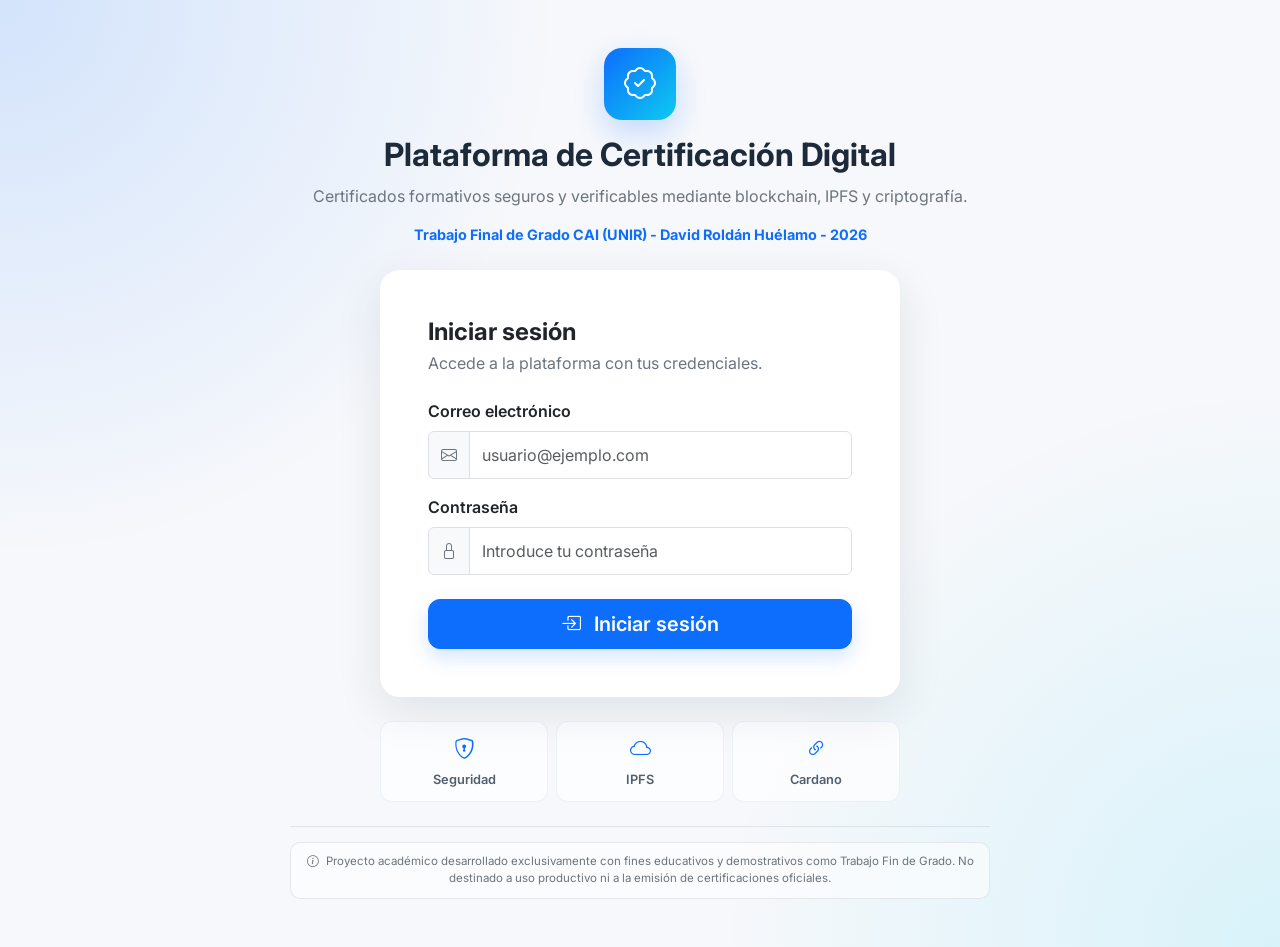
<file: frontend/index.html>
<!doctype html>
<html lang="es">

<head>
    <meta charset="utf-8">
    <meta name="viewport" content="width=device-width, initial-scale=1">

    <title>Plataforma de Certificación Digital</title>

    <!-- Bootstrap 5 -->
    <link
        href="https://cdn.jsdelivr.net/npm/bootstrap@5.3.8/dist/css/bootstrap.min.css"
        rel="stylesheet"
    >

    <!-- Bootstrap Icons -->
    <link
        rel="stylesheet"
        href="https://cdn.jsdelivr.net/npm/bootstrap-icons@1.11.3/font/bootstrap-icons.min.css"
    >

        <!-- Google Fonts - Inter -->
    <link rel="preconnect" href="https://fonts.googleapis.com">
    <link rel="preconnect" href="https://fonts.gstatic.com" crossorigin>

    <link
        href="https://fonts.googleapis.com/css2?family=Inter:wght@400;500;600;700&display=swap"
        rel="stylesheet"
    >

    <!-- Estilos personalizados -->
    <link rel="stylesheet" href="css/styles.css">
</head>

<body class="login-page">

    <main class="container min-vh-100 d-flex align-items-center justify-content-center py-5">

        <div class="login-wrapper">

            <!-- =====================================================
                 CABECERA
                 ===================================================== -->

            <header class="text-center mb-4">

                <div class="login-icon mb-3">
                    <i class="bi bi-patch-check"></i>
                </div>

                <h1 class="login-title">
                    Plataforma de Certificación Digital
                </h1>

                <p class="login-subtitle mb-3">
                    Certificados formativos seguros y verificables mediante blockchain, IPFS y criptografía.
                </p>

                <p class="project-reference mb-0">
                    Trabajo Final de Grado CAI (UNIR) - David Roldán Huélamo - 2026
                </p>

            </header>


            <!-- =====================================================
                 TARJETA DE LOGIN
                 ===================================================== -->

            <div class="card login-card border-0">

                <div class="card-body p-4 p-md-5">

                    <div class="mb-4">

                        <h2 class="h4 fw-bold mb-1">
                            Iniciar sesión
                        </h2>

                        <p class="text-secondary mb-0">
                            Accede a la plataforma con tus credenciales.
                        </p>

                    </div>


                    <form id="login-form">

                        <!-- Correo electrónico -->

                        <div class="mb-3">

                            <label
                                for="email"
                                class="form-label fw-semibold"
                            >
                                Correo electrónico
                            </label>

                            <div class="input-group">

                                <span class="input-group-text">
                                    <i class="bi bi-envelope"></i>
                                </span>

                                <input
                                    type="email"
                                    class="form-control"
                                    id="email"
                                    placeholder="usuario@ejemplo.com"
                                    autocomplete="email"
                                    required
                                >

                            </div>

                        </div>


                        <!-- Contraseña -->

                        <div class="mb-4">

                            <label
                                for="password"
                                class="form-label fw-semibold"
                            >
                                Contraseña
                            </label>

                            <div class="input-group">

                                <span class="input-group-text">
                                    <i class="bi bi-lock"></i>
                                </span>

                                <input
                                    type="password"
                                    class="form-control"
                                    id="password"
                                    placeholder="Introduce tu contraseña"
                                    autocomplete="current-password"
                                    required
                                >

                            </div>

                        </div>


                        <!-- Zona para futuros mensajes del login -->

                        <div
                            id="login-message"
                            class="alert d-none"
                            role="alert"
                        >
                        </div>


                        <!-- Botón -->

                        <button
                            type="submit"
                            class="btn btn-primary btn-lg w-100 login-button"
                        >
                            <i class="bi bi-box-arrow-in-right me-2"></i>
                            Iniciar sesión
                        </button>

                    </form>

                </div>

            </div>


            <!-- =====================================================
                 TECNOLOGÍAS PRINCIPALES
                 ===================================================== -->

            <section class="architecture-info mt-4">

                <div class="row g-2 text-center">

                    <!-- Seguridad -->

                    <div class="col-4">

                        <div class="architecture-item">

                            <i class="bi bi-shield-lock"></i>

                            <span>
                                Seguridad
                            </span>

                        </div>

                    </div>


                    <!-- IPFS -->

                    <div class="col-4">

                        <div class="architecture-item">

                            <i class="bi bi-cloud"></i>

                            <span>
                                IPFS
                            </span>

                        </div>

                    </div>


                    <!-- Cardano -->

                    <div class="col-4">

                        <div class="architecture-item">

                            <i class="bi bi-link-45deg"></i>

                            <span>
                                Cardano
                            </span>

                        </div>

                    </div>

                </div>

            </section>


            <!-- =====================================================
                 FOOTER DEL LOGIN
                 ===================================================== -->

            <footer class="login-footer text-center mt-4">

                <div class="academic-notice-footer">

                    <i class="bi bi-info-circle me-1"></i>

                    Proyecto académico desarrollado exclusivamente con fines educativos y
                    demostrativos como Trabajo Fin de Grado. No destinado a uso productivo
                    ni a la emisión de certificaciones oficiales.

                </div>

            </footer>

        </div>

    </main>


    <!-- Bootstrap JavaScript -->
    <script
        src="https://cdn.jsdelivr.net/npm/bootstrap@5.3.8/dist/js/bootstrap.bundle.min.js">
    </script>


    <script src="js/config.js"></script>
    
    <!-- Script personalizados utilizado para la lógica de autenticación --> 
    <script src="js/auth.js"></script>

</body>

</html>
</file>
<file: frontend/css/styles.css>
/* =========================================================
   ESTILOS GENERALES
   ========================================================= */

body,
button,
input,
select,
textarea {
    font-family: "Inter", sans-serif;
}


/* =========================================================
   PÁGINA DE LOGIN
   ========================================================= */

.login-page {
    min-height: 100vh;

    background:
        radial-gradient(
            circle at top left,
            rgba(13, 110, 253, 0.15),
            transparent 35%
        ),
        radial-gradient(
            circle at bottom right,
            rgba(13, 202, 240, 0.13),
            transparent 35%
        ),
        #f6f8fb;
}


/*
   Contenedor general ancho para que la cabecera
   tenga suficiente espacio horizontal.
*/

.login-wrapper {
    width: 100%;
    max-width: 900px;
}


/* =========================================================
   ICONO PRINCIPAL LOGIN
   ========================================================= */

.login-icon {
    width: 72px;
    height: 72px;

    margin-left: auto;
    margin-right: auto;

    display: flex;
    align-items: center;
    justify-content: center;

    border-radius: 18px;

    background:
        linear-gradient(
            135deg,
            #0d6efd,
            #0dcaf0
        );

    color: white;

    font-size: 2rem;

    box-shadow:
        0 12px 30px rgba(13, 110, 253, 0.22);
}


/* =========================================================
   CABECERA
   ========================================================= */

.login-title {
    margin-bottom: 10px;

    color: #1c2a3a;

    font-size: 2rem;
    font-weight: 700;
}


/*
   Subtítulo ancho para que aparezca en una sola
   línea cuando haya espacio suficiente.
*/

.login-subtitle {
    max-width: 850px;

    margin-left: auto;
    margin-right: auto;

    color: #6c757d;

    font-size: 1rem;
    line-height: 1.5;
}


/*
   Identificación del Trabajo Final de Grado.
*/

.project-reference {
    color: #0d6efd;

    font-size: 0.9rem;
    font-weight: 700;
}


/* =========================================================
   TARJETA DE LOGIN
   ========================================================= */

/*
   La cabecera es ancha, pero mantenemos
   el formulario compacto.
*/

.login-card {
    width: 100%;
    max-width: 520px;

    margin-left: auto;
    margin-right: auto;

    border-radius: 20px;

    background-color: #ffffff;

    box-shadow:
        0 15px 45px rgba(30, 41, 59, 0.10);
}


/* =========================================================
   FORMULARIO
   ========================================================= */

.input-group-text {
    background-color: #f8f9fa;

    color: #6c757d;
}


.form-control,
.form-select,
.input-group-text {
    min-height: 48px;
}


.form-control:focus {
    border-color: #86b7fe;

    box-shadow:
        0 0 0 0.2rem rgba(13, 110, 253, 0.12);
}


/* =========================================================
   BOTÓN DE LOGIN
   ========================================================= */

.login-button {
    min-height: 50px;

    border-radius: 12px;

    font-weight: 600;

    box-shadow:
        0 8px 20px rgba(13, 110, 253, 0.18);

    transition:
        transform 0.15s ease,
        box-shadow 0.15s ease;
}


.login-button:hover {
    transform: translateY(-1px);

    box-shadow:
        0 10px 24px rgba(13, 110, 253, 0.25);
}


/* =========================================================
   TECNOLOGÍAS
   ========================================================= */

.architecture-info {
    width: 100%;
    max-width: 520px;

    margin-left: auto;
    margin-right: auto;

    color: #52606d;
}


.architecture-item {
    display: flex;
    flex-direction: column;
    align-items: center;

    gap: 5px;

    padding: 12px;

    border: 1px solid rgba(13, 110, 253, 0.08);
    border-radius: 12px;

    background-color: rgba(255, 255, 255, 0.65);
}


.architecture-item i {
    color: #0d6efd;

    font-size: 1.3rem;
}


.architecture-item span {
    font-size: 0.8rem;
    font-weight: 600;
}


/* =========================================================
   FOOTER DEL LOGIN
   ========================================================= */

.login-footer {
    border-top: 1px solid rgba(108, 117, 125, 0.15);

    width: 100%;
    max-width: 700px;

    margin-left: auto;
    margin-right: auto;

    padding-top: 15px;

}

/* =========================================================
   FOOTER DEL RESTO DE PÁGINAS DE LA APP
   ========================================================= */

.footer-project {
    color: #6c757d;
    font-size: 0.78rem;
    font-weight: 600;
}


/*
   Aviso académico.

   En el login no repetimos el nombre completo del TFG ya que aparece en la cabecera.
*/

.academic-notice-footer {
    width: 100%;

    padding: 10px 14px;

    border: 1px solid rgba(108, 117, 125, 0.15);
    border-radius: 10px;

    background-color: rgba(255, 255, 255, 0.55);

    color: #6c757d;

    font-size: 0.72rem;
    line-height: 1.5;

    text-align: center;
}


/* =========================================================
   PANTALLAS PEQUEÑAS
   ========================================================= */

@media (max-width: 576px) {

    .login-title {
        font-size: 1.65rem;
    }


    .login-subtitle {
        font-size: 0.9rem;
    }


    .project-reference {
        font-size: 0.8rem;
    }


    .academic-notice-footer {
        font-size: 0.68rem;
    }

}


/* =========================================================
   PÁGINAS DE LA APLICACIÓN
   ========================================================= */

.app-page {
    min-height: 100vh;
    background-color: #f6f8fb;
    color: #1c2a3a;
}


/* =========================================================
   NAVBAR
   ========================================================= */

.app-navbar {
    background-color: #ffffff;

    border-bottom: 1px solid rgba(108, 117, 125, 0.12);

    box-shadow:
        0 4px 18px rgba(30, 41, 59, 0.05);
}


.navbar-brand {
    color: #1c2a3a;
    font-weight: 700;
}


.navbar-brand:hover {
    color: #1c2a3a;
}


.navbar-brand-icon {
    width: 38px;
    height: 38px;

    display: flex;
    align-items: center;
    justify-content: center;

    border-radius: 10px;

    background:
        linear-gradient(
            135deg,
            #0d6efd,
            #0dcaf0
        );

    color: white;

    font-size: 1.1rem;
}


.user-type-label {
    color: #8a94a0;

    font-size: 0.7rem;

    /* Pone en mayúscula la primera letra del tipo de actor (p.ej. "alumno" -> "Alumno") sin duplicar ACTOR_TYPE_LABELS. */
    text-transform: capitalize;
}


.user-type-value {
    color: #1c2a3a;

    font-size: 0.82rem;
    font-weight: 700;
}


/* =========================================================
   CABECERA DE SECCIÓN
   ========================================================= */

.section-kicker {
    color: #0d6efd;

    font-size: 0.78rem;
    font-weight: 700;

    text-transform: uppercase;

    letter-spacing: 0.08em;
}


.section-title {
    color: #1c2a3a;

    font-size: 2rem;
    font-weight: 700;
}


.section-description {
    color: #6c757d;
}


/* =========================================================
   TARJETAS
   ========================================================= */

.app-card {
    border-radius: 18px;

    background-color: #ffffff;

    box-shadow:
        0 12px 35px rgba(30, 41, 59, 0.07);
}


.status-icon {
    width: 46px;
    height: 46px;

    display: flex;
    align-items: center;
    justify-content: center;

    flex-shrink: 0;

    border-radius: 12px;

    background-color: rgba(25, 135, 84, 0.10);

    color: #198754;

    font-size: 1.35rem;
}


/* =========================================================
   CAMPO DE INFORMACIÓN (etiqueta + valor) - usado en certificate-detail.html
   ========================================================= */

.info-field {
    display: flex;
    flex-direction: column;

    gap: 4px;

    padding: 14px;

    border-radius: 12px;

    background-color: #f8f9fa;
}


.info-field-label {
    color: #8a94a0;

    font-size: 0.72rem;
    font-weight: 600;

    text-transform: uppercase;
}


.info-field-value {
    color: #1c2a3a;

    font-size: 0.95rem;
    font-weight: 700;
}


/* =========================================================
   FOOTER COMÚN
   ========================================================= */

.app-footer {
    margin-top: 40px;

    padding: 24px 0 32px;

    border-top: 1px solid rgba(108, 117, 125, 0.12);
}


/* =========================================================
   TABLA DE CERTIFICADOS
   ========================================================= */

/* Celdas de cabecera que están en la tabla de certificados*/
.certificates-table thead th {
    color: #8a94a0;

    font-size: 0.72rem;
    font-weight: 600;

    text-transform: uppercase;

    border-bottom-width: 1px;
}

/* Celdas de datos que están en la tabla de certificados*/
.certificates-table td {
    font-size: 0.9rem;

    vertical-align: middle;
}


/* =========================================================
   DETALLE DE CERTIFICADO
   ========================================================= */

/* Evita que los badges de estado (dentro de .info-field, que es flex-column) se estiren a todo el ancho */
.info-field .badge {
    align-self: flex-start;

    font-size: 0.85rem;
}

/* SHA-256, CID y TX Hash son valores largos: se parten en varias líneas en vez de desbordar la tarjeta */
.hash-value {
    font-family: "SFMono-Regular", Consolas, monospace;
    font-size: 0.82rem;

    word-break: break-all;
}

/* Fila que junta el valor del hash con su botón "Copiar", permitiendo que ambos envuelvan en pantallas estrechas */
.hash-row {
    display: flex;
    align-items: center;
    flex-wrap: wrap;

    gap: 10px;
}
/* Los elementos dentro de un contenedor flex pueden encogerse (valor 1) pero para que el botón copiar no quede muy encogido porque tiene a su izquierda 
el texto largo del Hash, CID y Tx Cardano, le decimos con valro 0 que no se encoja. El que adapta su tamaño es el valor del hash, CID y TX Cardano */
.copy-button {
    flex-shrink: 0;
}


/* =========================================================
   RESPONSIVE
   ========================================================= */

@media (max-width: 576px) {

    .navbar-brand span {
        font-size: 0.9rem;
    }


    .section-title {
        font-size: 1.65rem;
    }

}
</file>
